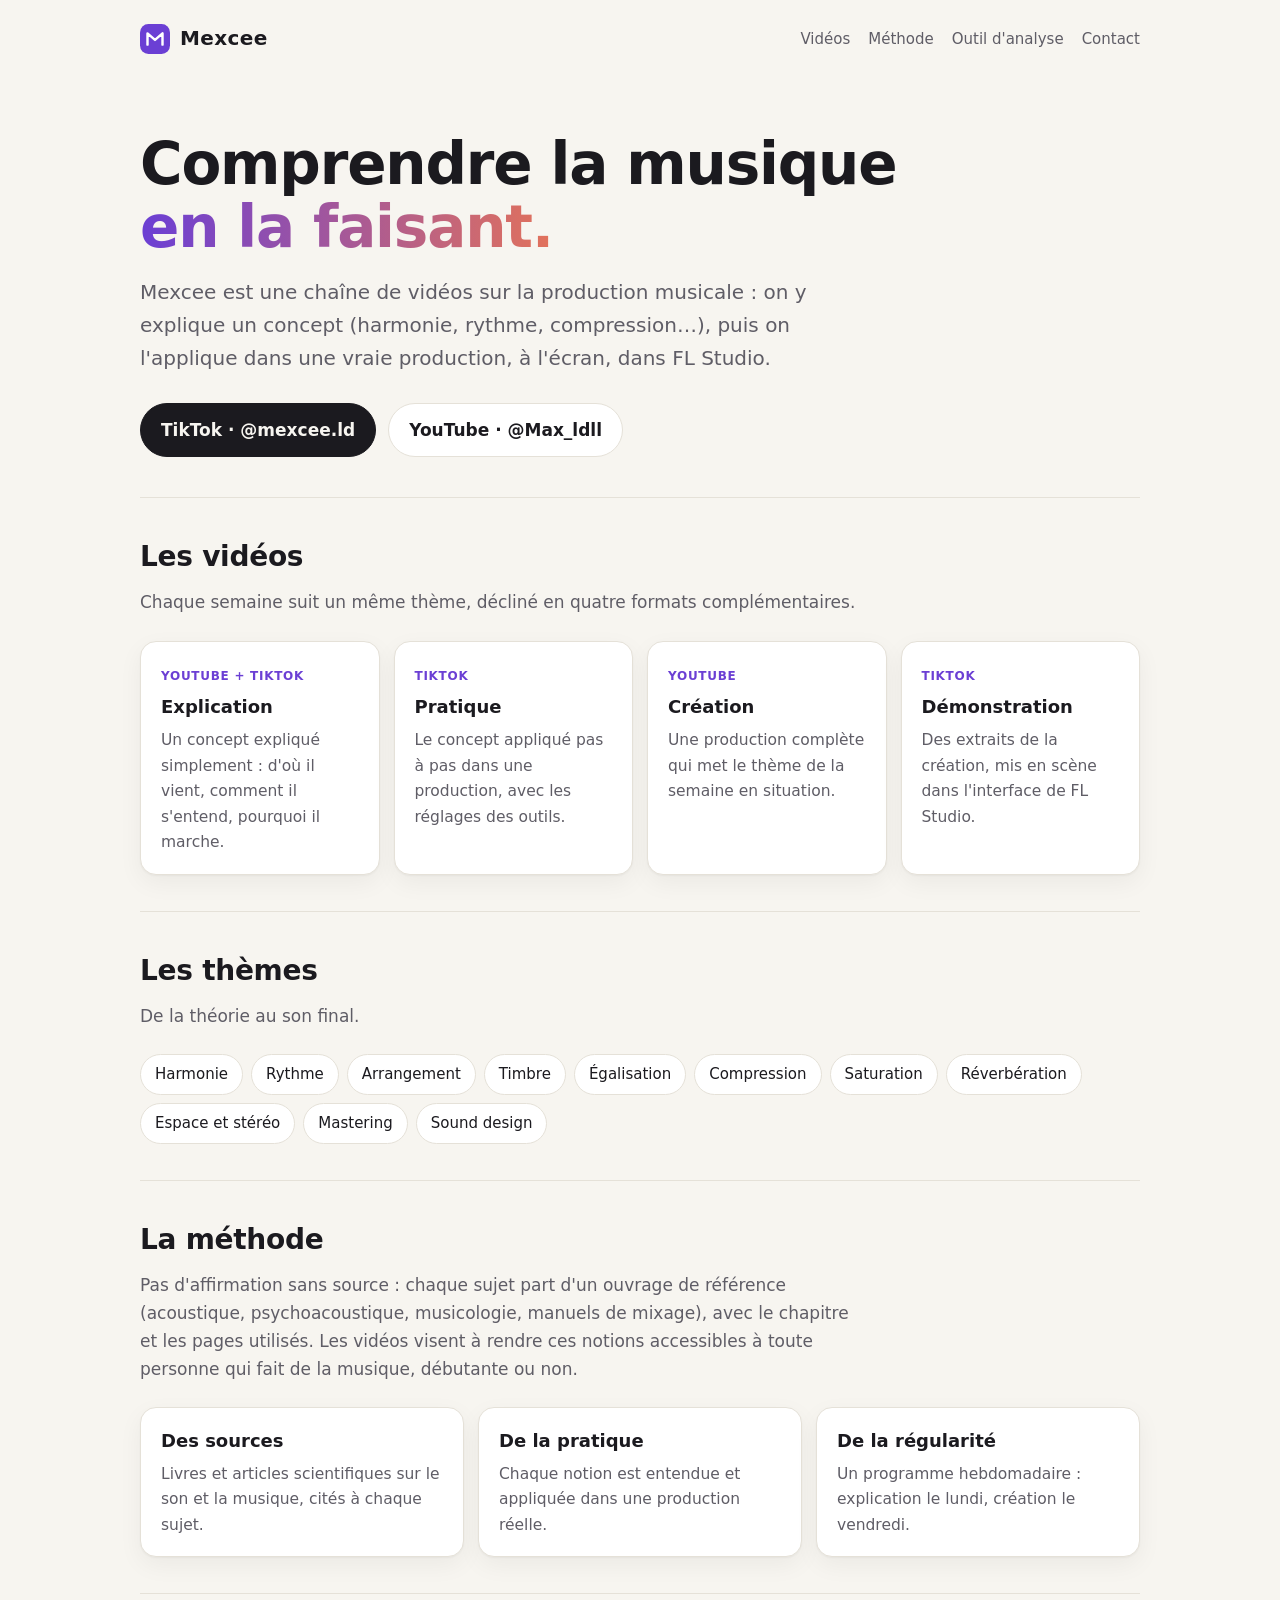
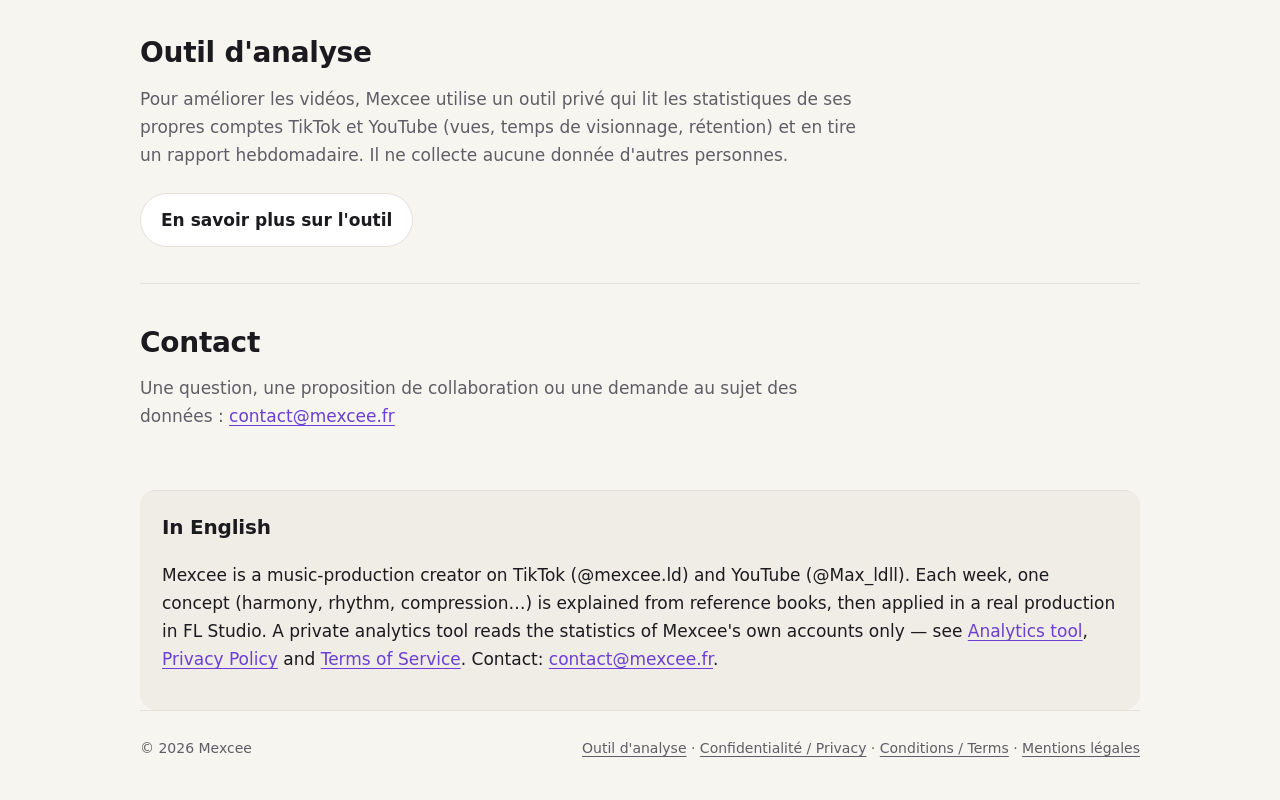
<file: index.html>
<!doctype html>
<html lang="fr">
<head>
<meta charset="utf-8">
<meta name="viewport" content="width=device-width, initial-scale=1">
<title>Mexcee — comprendre la musique en la faisant</title>
<meta name="description" content="Mexcee : vidéos sur la théorie musicale, le mixage et la création dans FL Studio, sur TikTok et YouTube.">
<link rel="icon" href="favicon.svg" type="image/svg+xml">
<link rel="stylesheet" href="style.css">
</head>
<body>
<div class="page">
  <header class="haut">
    <a class="logo" href="./"><svg viewBox="0 0 32 32" aria-hidden="true"><rect width="32" height="32" rx="9" fill="#6b3fd4"/><path d="M8 22V10l8 7 8-7v12" fill="none" stroke="#fff" stroke-width="2.6" stroke-linecap="round" stroke-linejoin="round"/></svg>Mexcee</a>
    <nav><a href="#videos">Vidéos</a><a href="#methode">Méthode</a><a href="outil.html">Outil d'analyse</a><a href="#contact">Contact</a></nav>
  </header>

  <div class="hero">
    <h1>Comprendre la musique<br><em>en la faisant.</em></h1>
    <p class="chapo">Mexcee est une chaîne de vidéos sur la production musicale : on y explique un concept (harmonie, rythme, compression…), puis on l'applique dans une vraie production, à l'écran, dans FL Studio.</p>
    <div class="boutons">
      <a class="bouton plein" href="https://www.tiktok.com/@mexcee.ld" rel="noopener">TikTok · @mexcee.ld</a>
      <a class="bouton" href="https://www.youtube.com/@Max_ldll" rel="noopener">YouTube · @Max_ldll</a>
    </div>
  </div>

  <section id="videos">
    <h2>Les vidéos</h2>
    <p class="intro">Chaque semaine suit un même thème, décliné en quatre formats complémentaires.</p>
    <div class="grille">
      <div class="carte"><div class="tag">YouTube + TikTok</div><h3>Explication</h3><p>Un concept expliqué simplement : d'où il vient, comment il s'entend, pourquoi il marche.</p></div>
      <div class="carte"><div class="tag">TikTok</div><h3>Pratique</h3><p>Le concept appliqué pas à pas dans une production, avec les réglages des outils.</p></div>
      <div class="carte"><div class="tag">YouTube</div><h3>Création</h3><p>Une production complète qui met le thème de la semaine en situation.</p></div>
      <div class="carte"><div class="tag">TikTok</div><h3>Démonstration</h3><p>Des extraits de la création, mis en scène dans l'interface de FL Studio.</p></div>
    </div>
  </section>

  <section id="themes">
    <h2>Les thèmes</h2>
    <p class="intro">De la théorie au son final.</p>
    <div class="themes"><span>Harmonie</span><span>Rythme</span><span>Arrangement</span><span>Timbre</span><span>Égalisation</span><span>Compression</span><span>Saturation</span><span>Réverbération</span><span>Espace et stéréo</span><span>Mastering</span><span>Sound design</span></div>
  </section>

  <section id="methode">
    <h2>La méthode</h2>
    <p class="intro">Pas d'affirmation sans source : chaque sujet part d'un ouvrage de référence (acoustique, psychoacoustique, musicologie, manuels de mixage), avec le chapitre et les pages utilisés. Les vidéos visent à rendre ces notions accessibles à toute personne qui fait de la musique, débutante ou non.</p>
    <div class="grille">
      <div class="carte"><h3>Des sources</h3><p>Livres et articles scientifiques sur le son et la musique, cités à chaque sujet.</p></div>
      <div class="carte"><h3>De la pratique</h3><p>Chaque notion est entendue et appliquée dans une production réelle.</p></div>
      <div class="carte"><h3>De la régularité</h3><p>Un programme hebdomadaire : explication le lundi, création le vendredi.</p></div>
    </div>
  </section>

  <section id="outil">
    <h2>Outil d'analyse</h2>
    <p class="intro">Pour améliorer les vidéos, Mexcee utilise un outil privé qui lit les statistiques de ses propres comptes TikTok et YouTube (vues, temps de visionnage, rétention) et en tire un rapport hebdomadaire. Il ne collecte aucune donnée d'autres personnes.</p>
    <a class="bouton" href="outil.html">En savoir plus sur l'outil</a>
  </section>

  <section id="contact">
    <h2>Contact</h2>
    <p class="intro">Une question, une proposition de collaboration ou une demande au sujet des données : <a href="mailto:contact@mexcee.fr">contact@mexcee.fr</a></p>
  </section>

  <section class="anglais" lang="en">
    <h2>In English</h2>
    <p>Mexcee is a music-production creator on TikTok (@mexcee.ld) and YouTube (@Max_ldll). Each week, one concept (harmony, rhythm, compression…) is explained from reference books, then applied in a real production in FL Studio. A private analytics tool reads the statistics of Mexcee's own accounts only — see <a href="outil.html">Analytics tool</a>, <a href="privacy.html">Privacy Policy</a> and <a href="terms.html">Terms of Service</a>. Contact: <a href="mailto:contact@mexcee.fr">contact@mexcee.fr</a>.</p>
  </section>

  <footer class="bas">
    <span>© 2026 Mexcee</span>
    <span><a href="outil.html">Outil d'analyse</a> · <a href="privacy.html">Confidentialité / Privacy</a> · <a href="terms.html">Conditions / Terms</a> · <a href="mentions-legales.html">Mentions légales</a></span>
  </footer>
</div>
</body>
</html>
</file>
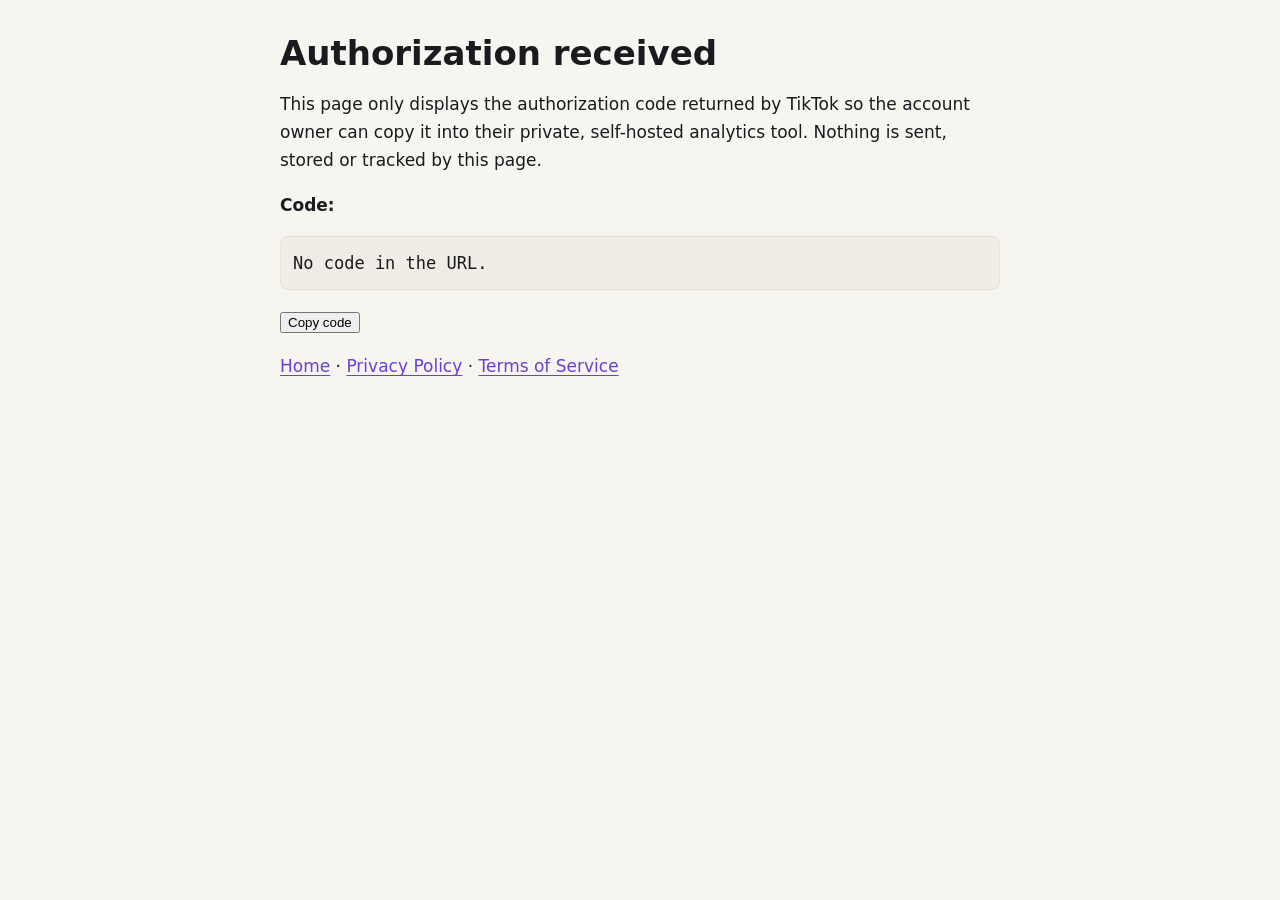
<file: callback/index.html>
<!doctype html>
<html lang="en">
<head>
<meta charset="utf-8">
<meta name="viewport" content="width=device-width, initial-scale=1">
<meta name="robots" content="noindex">
<title>Authorization callback — Mexcee</title>
<link rel="stylesheet" href="../style.css">
</head>
<body>
<main class="doc">
  <h1>Authorization received</h1>
  <p>This page only displays the authorization code returned by TikTok so the account owner can copy it into their private, self-hosted analytics tool. Nothing is sent, stored or tracked by this page.</p>
  <p><strong>Code:</strong></p>
  <pre id="code" class="code">—</pre>
  <p><button id="copy" type="button">Copy code</button> <span id="state"></span></p>
  <p><a href="../">Home</a> · <a href="../privacy.html">Privacy Policy</a> · <a href="../terms.html">Terms of Service</a></p>
</main>
<script>
  var p = new URLSearchParams(location.search);
  var c = p.get('auth_code') || p.get('code');
  var err = p.get('error') || p.get('error_description');
  document.getElementById('code').textContent = c ? c : (err ? 'Error: ' + err : 'No code in the URL.');
  document.getElementById('copy').onclick = function () {
    if (!c) return;
    navigator.clipboard.writeText(c).then(function () { document.getElementById('state').textContent = 'Copied.'; });
  };
</script>
</body>
</html>
</file>
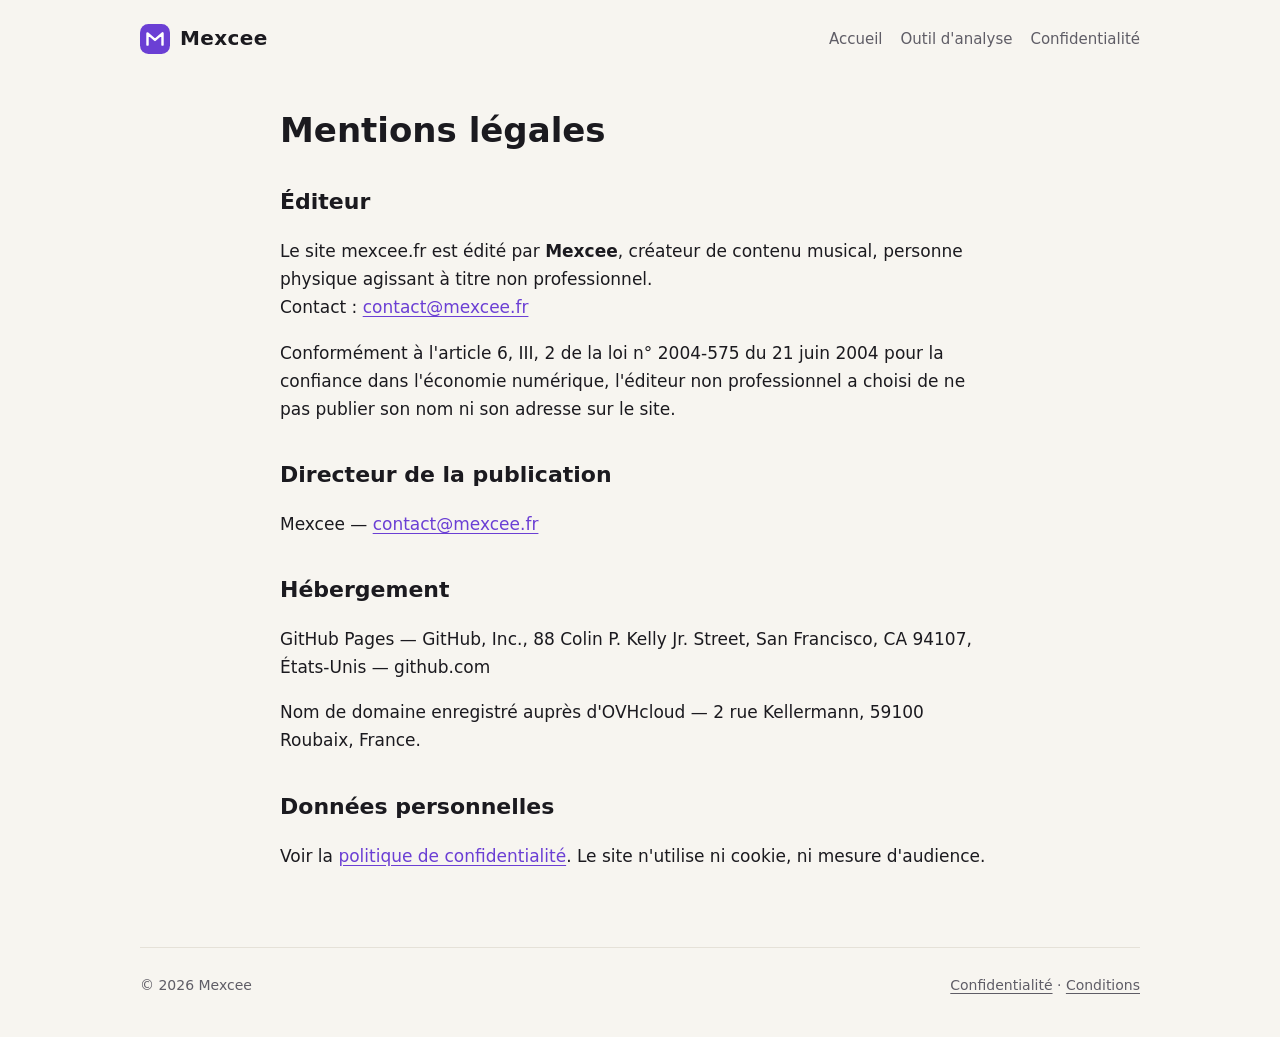
<file: mentions-legales.html>
<!doctype html>
<html lang="fr">
<head>
<meta charset="utf-8">
<meta name="viewport" content="width=device-width, initial-scale=1">
<title>Mentions légales — Mexcee</title>
<link rel="icon" href="favicon.svg" type="image/svg+xml">
<link rel="stylesheet" href="style.css">
</head>
<body>
<div class="page">
  <header class="haut">
    <a class="logo" href="./"><svg viewBox="0 0 32 32" aria-hidden="true"><rect width="32" height="32" rx="9" fill="#6b3fd4"/><path d="M8 22V10l8 7 8-7v12" fill="none" stroke="#fff" stroke-width="2.6" stroke-linecap="round" stroke-linejoin="round"/></svg>Mexcee</a>
    <nav><a href="./">Accueil</a><a href="outil.html">Outil d'analyse</a><a href="privacy.html">Confidentialité</a></nav>
  </header>
</div>
<main class="doc">
  <h1>Mentions légales</h1>
  <h2>Éditeur</h2>
  <p>Le site mexcee.fr est édité par <strong>Mexcee</strong>, créateur de contenu musical, personne physique agissant à titre non professionnel.<br>
  Contact : <a href="mailto:contact@mexcee.fr">contact@mexcee.fr</a></p>
  <p>Conformément à l'article 6, III, 2 de la loi n° 2004-575 du 21 juin 2004 pour la confiance dans l'économie numérique, l'éditeur non professionnel a choisi de ne pas publier son nom ni son adresse sur le site.</p>
  <h2>Directeur de la publication</h2>
  <p>Mexcee — <a href="mailto:contact@mexcee.fr">contact@mexcee.fr</a></p>
  <h2>Hébergement</h2>
  <p>GitHub Pages — GitHub, Inc., 88 Colin P. Kelly Jr. Street, San Francisco, CA 94107, États-Unis — github.com</p>
  <p>Nom de domaine enregistré auprès d'OVHcloud — 2 rue Kellermann, 59100 Roubaix, France.</p>
  <h2>Données personnelles</h2>
  <p>Voir la <a href="privacy.html#fr">politique de confidentialité</a>. Le site n'utilise ni cookie, ni mesure d'audience.</p>
</main>
<div class="page">
  <footer class="bas">
    <span>© 2026 Mexcee</span>
    <span><a href="privacy.html">Confidentialité</a> · <a href="terms.html">Conditions</a></span>
  </footer>
</div>
</body>
</html>
</file>
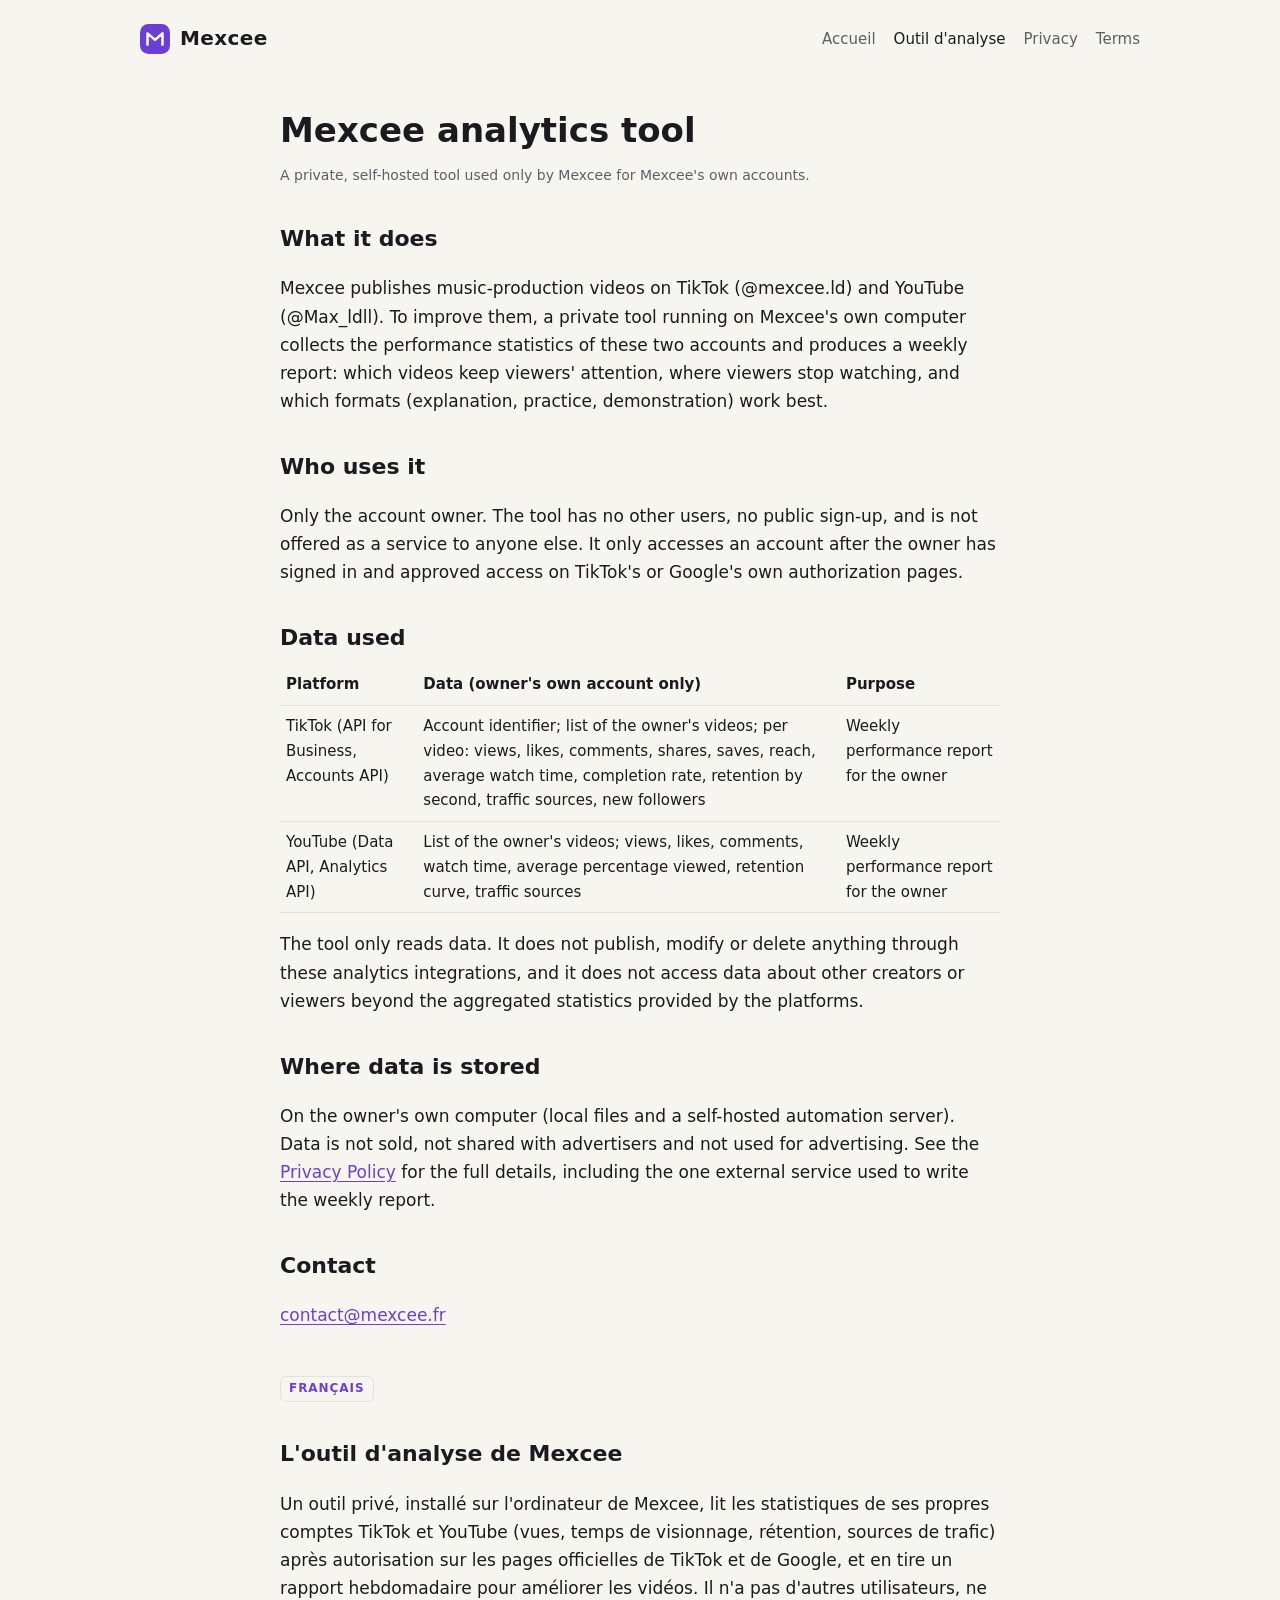
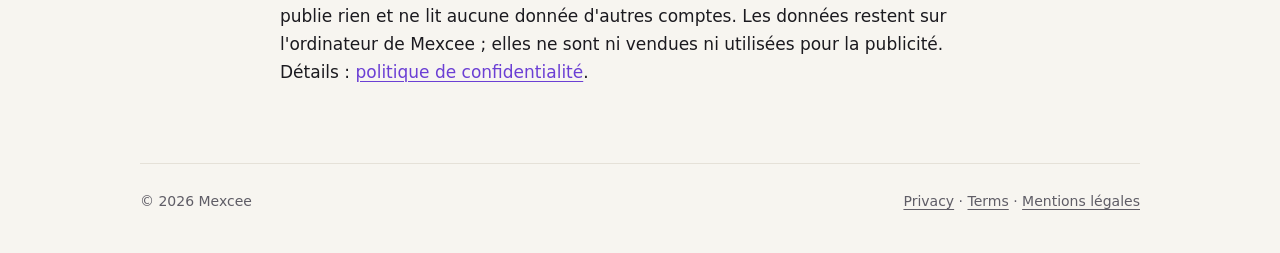
<file: outil.html>
<!doctype html>
<html lang="en">
<head>
<meta charset="utf-8">
<meta name="viewport" content="width=device-width, initial-scale=1">
<title>Analytics tool — Mexcee</title>
<link rel="icon" href="favicon.svg" type="image/svg+xml">
<link rel="stylesheet" href="style.css">
</head>
<body>
<div class="page">
  <header class="haut">
    <a class="logo" href="./"><svg viewBox="0 0 32 32" aria-hidden="true"><rect width="32" height="32" rx="9" fill="#6b3fd4"/><path d="M8 22V10l8 7 8-7v12" fill="none" stroke="#fff" stroke-width="2.6" stroke-linecap="round" stroke-linejoin="round"/></svg>Mexcee</a>
    <nav><a href="./">Accueil</a><a href="outil.html" aria-current="page">Outil d'analyse</a><a href="privacy.html">Privacy</a><a href="terms.html">Terms</a></nav>
  </header>
</div>
<main class="doc">
  <h1>Mexcee analytics tool</h1>
  <p class="maj">A private, self-hosted tool used only by Mexcee for Mexcee's own accounts.</p>

  <h2>What it does</h2>
  <p>Mexcee publishes music-production videos on TikTok (@mexcee.ld) and YouTube (@Max_ldll). To improve them, a private tool running on Mexcee's own computer collects the performance statistics of these two accounts and produces a weekly report: which videos keep viewers' attention, where viewers stop watching, and which formats (explanation, practice, demonstration) work best.</p>

  <h2>Who uses it</h2>
  <p>Only the account owner. The tool has no other users, no public sign-up, and is not offered as a service to anyone else. It only accesses an account after the owner has signed in and approved access on TikTok's or Google's own authorization pages.</p>

  <h2>Data used</h2>
  <table>
    <tr><th>Platform</th><th>Data (owner's own account only)</th><th>Purpose</th></tr>
    <tr><td>TikTok (API for Business, Accounts API)</td><td>Account identifier; list of the owner's videos; per video: views, likes, comments, shares, saves, reach, average watch time, completion rate, retention by second, traffic sources, new followers</td><td>Weekly performance report for the owner</td></tr>
    <tr><td>YouTube (Data API, Analytics API)</td><td>List of the owner's videos; views, likes, comments, watch time, average percentage viewed, retention curve, traffic sources</td><td>Weekly performance report for the owner</td></tr>
  </table>
  <p>The tool only reads data. It does not publish, modify or delete anything through these analytics integrations, and it does not access data about other creators or viewers beyond the aggregated statistics provided by the platforms.</p>

  <h2>Where data is stored</h2>
  <p>On the owner's own computer (local files and a self-hosted automation server). Data is not sold, not shared with advertisers and not used for advertising. See the <a href="privacy.html">Privacy Policy</a> for the full details, including the one external service used to write the weekly report.</p>

  <h2>Contact</h2>
  <p><a href="mailto:contact@mexcee.fr">contact@mexcee.fr</a></p>

  <span class="langue" lang="fr">FRANÇAIS</span>
  <div lang="fr">
    <h2>L'outil d'analyse de Mexcee</h2>
    <p>Un outil privé, installé sur l'ordinateur de Mexcee, lit les statistiques de ses propres comptes TikTok et YouTube (vues, temps de visionnage, rétention, sources de trafic) après autorisation sur les pages officielles de TikTok et de Google, et en tire un rapport hebdomadaire pour améliorer les vidéos. Il n'a pas d'autres utilisateurs, ne publie rien et ne lit aucune donnée d'autres comptes. Les données restent sur l'ordinateur de Mexcee ; elles ne sont ni vendues ni utilisées pour la publicité. Détails : <a href="privacy.html">politique de confidentialité</a>.</p>
  </div>
</main>
<div class="page">
  <footer class="bas">
    <span>© 2026 Mexcee</span>
    <span><a href="privacy.html">Privacy</a> · <a href="terms.html">Terms</a> · <a href="mentions-legales.html">Mentions légales</a></span>
  </footer>
</div>
</body>
</html>
</file>
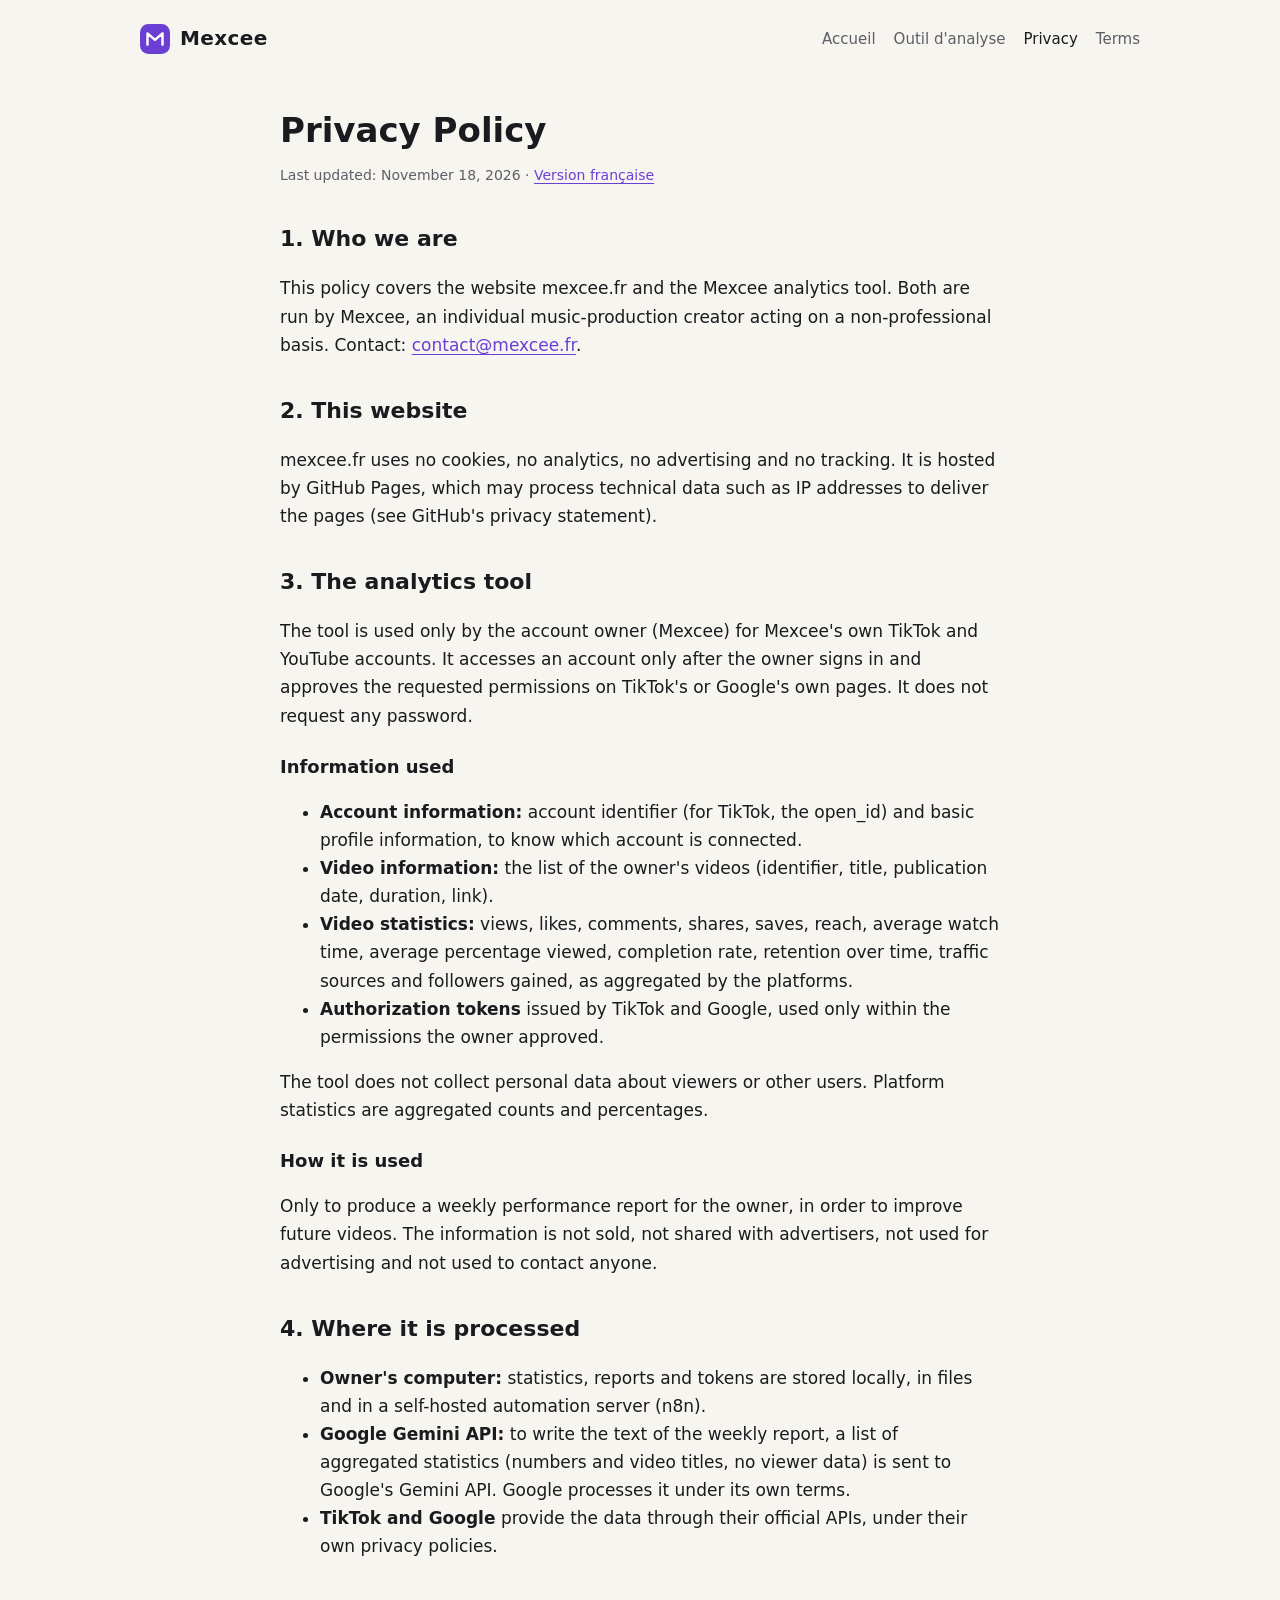
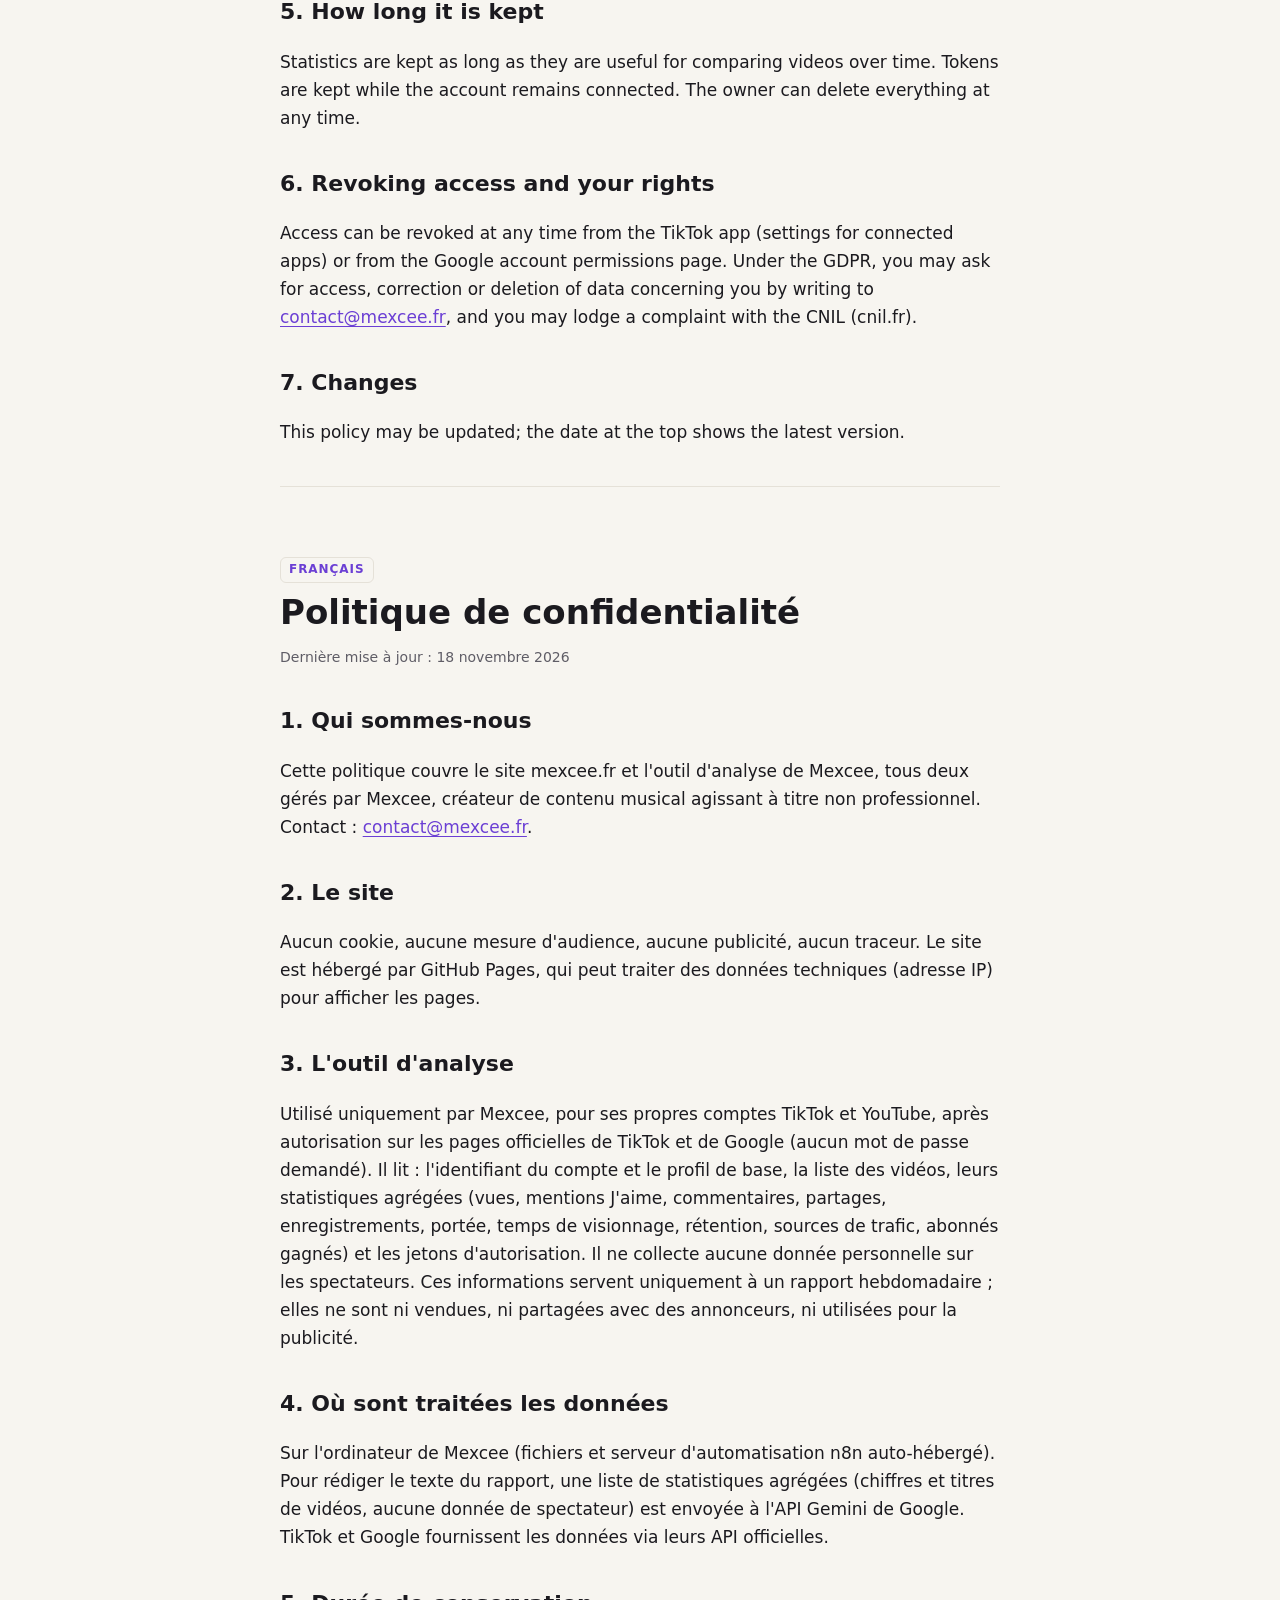
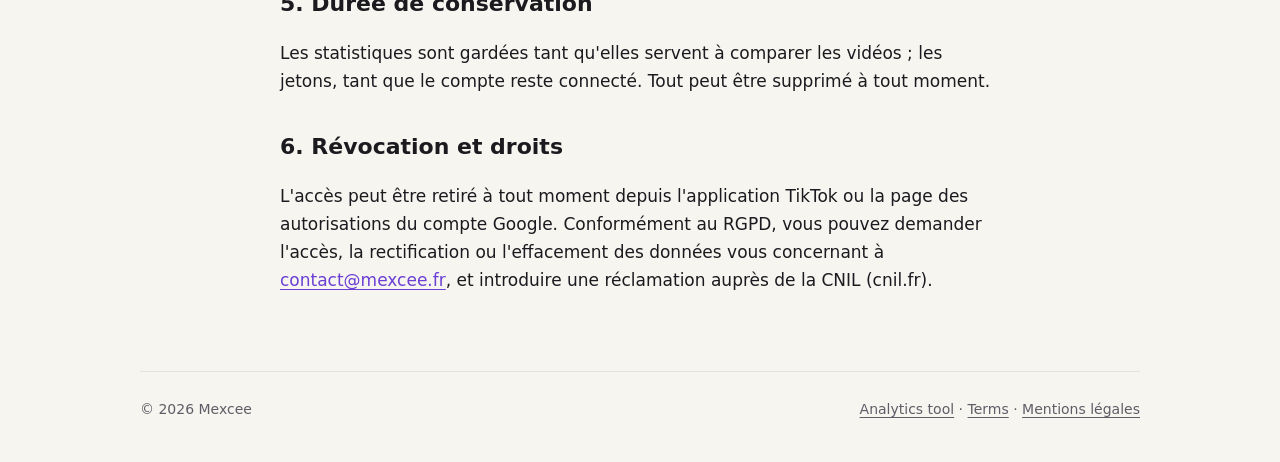
<file: privacy.html>
<!doctype html>
<html lang="en">
<head>
<meta charset="utf-8">
<meta name="viewport" content="width=device-width, initial-scale=1">
<title>Privacy Policy — Mexcee</title>
<link rel="icon" href="favicon.svg" type="image/svg+xml">
<link rel="stylesheet" href="style.css">
</head>
<body>
<div class="page">
  <header class="haut">
    <a class="logo" href="./"><svg viewBox="0 0 32 32" aria-hidden="true"><rect width="32" height="32" rx="9" fill="#6b3fd4"/><path d="M8 22V10l8 7 8-7v12" fill="none" stroke="#fff" stroke-width="2.6" stroke-linecap="round" stroke-linejoin="round"/></svg>Mexcee</a>
    <nav><a href="./">Accueil</a><a href="outil.html">Outil d'analyse</a><a href="privacy.html" aria-current="page">Privacy</a><a href="terms.html">Terms</a></nav>
  </header>
</div>
<main class="doc">
  <h1>Privacy Policy</h1>
  <p class="maj">Last updated: November 18, 2026 · <a href="#fr">Version française</a></p>

  <h2>1. Who we are</h2>
  <p>This policy covers the website mexcee.fr and the Mexcee analytics tool. Both are run by Mexcee, an individual music-production creator acting on a non-professional basis. Contact: <a href="mailto:contact@mexcee.fr">contact@mexcee.fr</a>.</p>

  <h2>2. This website</h2>
  <p>mexcee.fr uses no cookies, no analytics, no advertising and no tracking. It is hosted by GitHub Pages, which may process technical data such as IP addresses to deliver the pages (see GitHub's privacy statement).</p>

  <h2>3. The analytics tool</h2>
  <p>The tool is used only by the account owner (Mexcee) for Mexcee's own TikTok and YouTube accounts. It accesses an account only after the owner signs in and approves the requested permissions on TikTok's or Google's own pages. It does not request any password.</p>
  <h3>Information used</h3>
  <ul>
    <li><strong>Account information:</strong> account identifier (for TikTok, the open_id) and basic profile information, to know which account is connected.</li>
    <li><strong>Video information:</strong> the list of the owner's videos (identifier, title, publication date, duration, link).</li>
    <li><strong>Video statistics:</strong> views, likes, comments, shares, saves, reach, average watch time, average percentage viewed, completion rate, retention over time, traffic sources and followers gained, as aggregated by the platforms.</li>
    <li><strong>Authorization tokens</strong> issued by TikTok and Google, used only within the permissions the owner approved.</li>
  </ul>
  <p>The tool does not collect personal data about viewers or other users. Platform statistics are aggregated counts and percentages.</p>
  <h3>How it is used</h3>
  <p>Only to produce a weekly performance report for the owner, in order to improve future videos. The information is not sold, not shared with advertisers, not used for advertising and not used to contact anyone.</p>

  <h2>4. Where it is processed</h2>
  <ul>
    <li><strong>Owner's computer:</strong> statistics, reports and tokens are stored locally, in files and in a self-hosted automation server (n8n).</li>
    <li><strong>Google Gemini API:</strong> to write the text of the weekly report, a list of aggregated statistics (numbers and video titles, no viewer data) is sent to Google's Gemini API. Google processes it under its own terms.</li>
    <li><strong>TikTok and Google</strong> provide the data through their official APIs, under their own privacy policies.</li>
  </ul>

  <h2>5. How long it is kept</h2>
  <p>Statistics are kept as long as they are useful for comparing videos over time. Tokens are kept while the account remains connected. The owner can delete everything at any time.</p>

  <h2>6. Revoking access and your rights</h2>
  <p>Access can be revoked at any time from the TikTok app (settings for connected apps) or from the Google account permissions page. Under the GDPR, you may ask for access, correction or deletion of data concerning you by writing to <a href="mailto:contact@mexcee.fr">contact@mexcee.fr</a>, and you may lodge a complaint with the CNIL (cnil.fr).</p>

  <h2>7. Changes</h2>
  <p>This policy may be updated; the date at the top shows the latest version.</p>

  <hr>
  <span class="langue" id="fr">FRANÇAIS</span>
  <div lang="fr">
    <h1>Politique de confidentialité</h1>
    <p class="maj">Dernière mise à jour : 18 novembre 2026</p>
    <h2>1. Qui sommes-nous</h2>
    <p>Cette politique couvre le site mexcee.fr et l'outil d'analyse de Mexcee, tous deux gérés par Mexcee, créateur de contenu musical agissant à titre non professionnel. Contact : <a href="mailto:contact@mexcee.fr">contact@mexcee.fr</a>.</p>
    <h2>2. Le site</h2>
    <p>Aucun cookie, aucune mesure d'audience, aucune publicité, aucun traceur. Le site est hébergé par GitHub Pages, qui peut traiter des données techniques (adresse IP) pour afficher les pages.</p>
    <h2>3. L'outil d'analyse</h2>
    <p>Utilisé uniquement par Mexcee, pour ses propres comptes TikTok et YouTube, après autorisation sur les pages officielles de TikTok et de Google (aucun mot de passe demandé). Il lit : l'identifiant du compte et le profil de base, la liste des vidéos, leurs statistiques agrégées (vues, mentions J'aime, commentaires, partages, enregistrements, portée, temps de visionnage, rétention, sources de trafic, abonnés gagnés) et les jetons d'autorisation. Il ne collecte aucune donnée personnelle sur les spectateurs. Ces informations servent uniquement à un rapport hebdomadaire ; elles ne sont ni vendues, ni partagées avec des annonceurs, ni utilisées pour la publicité.</p>
    <h2>4. Où sont traitées les données</h2>
    <p>Sur l'ordinateur de Mexcee (fichiers et serveur d'automatisation n8n auto-hébergé). Pour rédiger le texte du rapport, une liste de statistiques agrégées (chiffres et titres de vidéos, aucune donnée de spectateur) est envoyée à l'API Gemini de Google. TikTok et Google fournissent les données via leurs API officielles.</p>
    <h2>5. Durée de conservation</h2>
    <p>Les statistiques sont gardées tant qu'elles servent à comparer les vidéos ; les jetons, tant que le compte reste connecté. Tout peut être supprimé à tout moment.</p>
    <h2>6. Révocation et droits</h2>
    <p>L'accès peut être retiré à tout moment depuis l'application TikTok ou la page des autorisations du compte Google. Conformément au RGPD, vous pouvez demander l'accès, la rectification ou l'effacement des données vous concernant à <a href="mailto:contact@mexcee.fr">contact@mexcee.fr</a>, et introduire une réclamation auprès de la CNIL (cnil.fr).</p>
  </div>
</main>
<div class="page">
  <footer class="bas">
    <span>© 2026 Mexcee</span>
    <span><a href="outil.html">Analytics tool</a> · <a href="terms.html">Terms</a> · <a href="mentions-legales.html">Mentions légales</a></span>
  </footer>
</div>
</body>
</html>
</file>
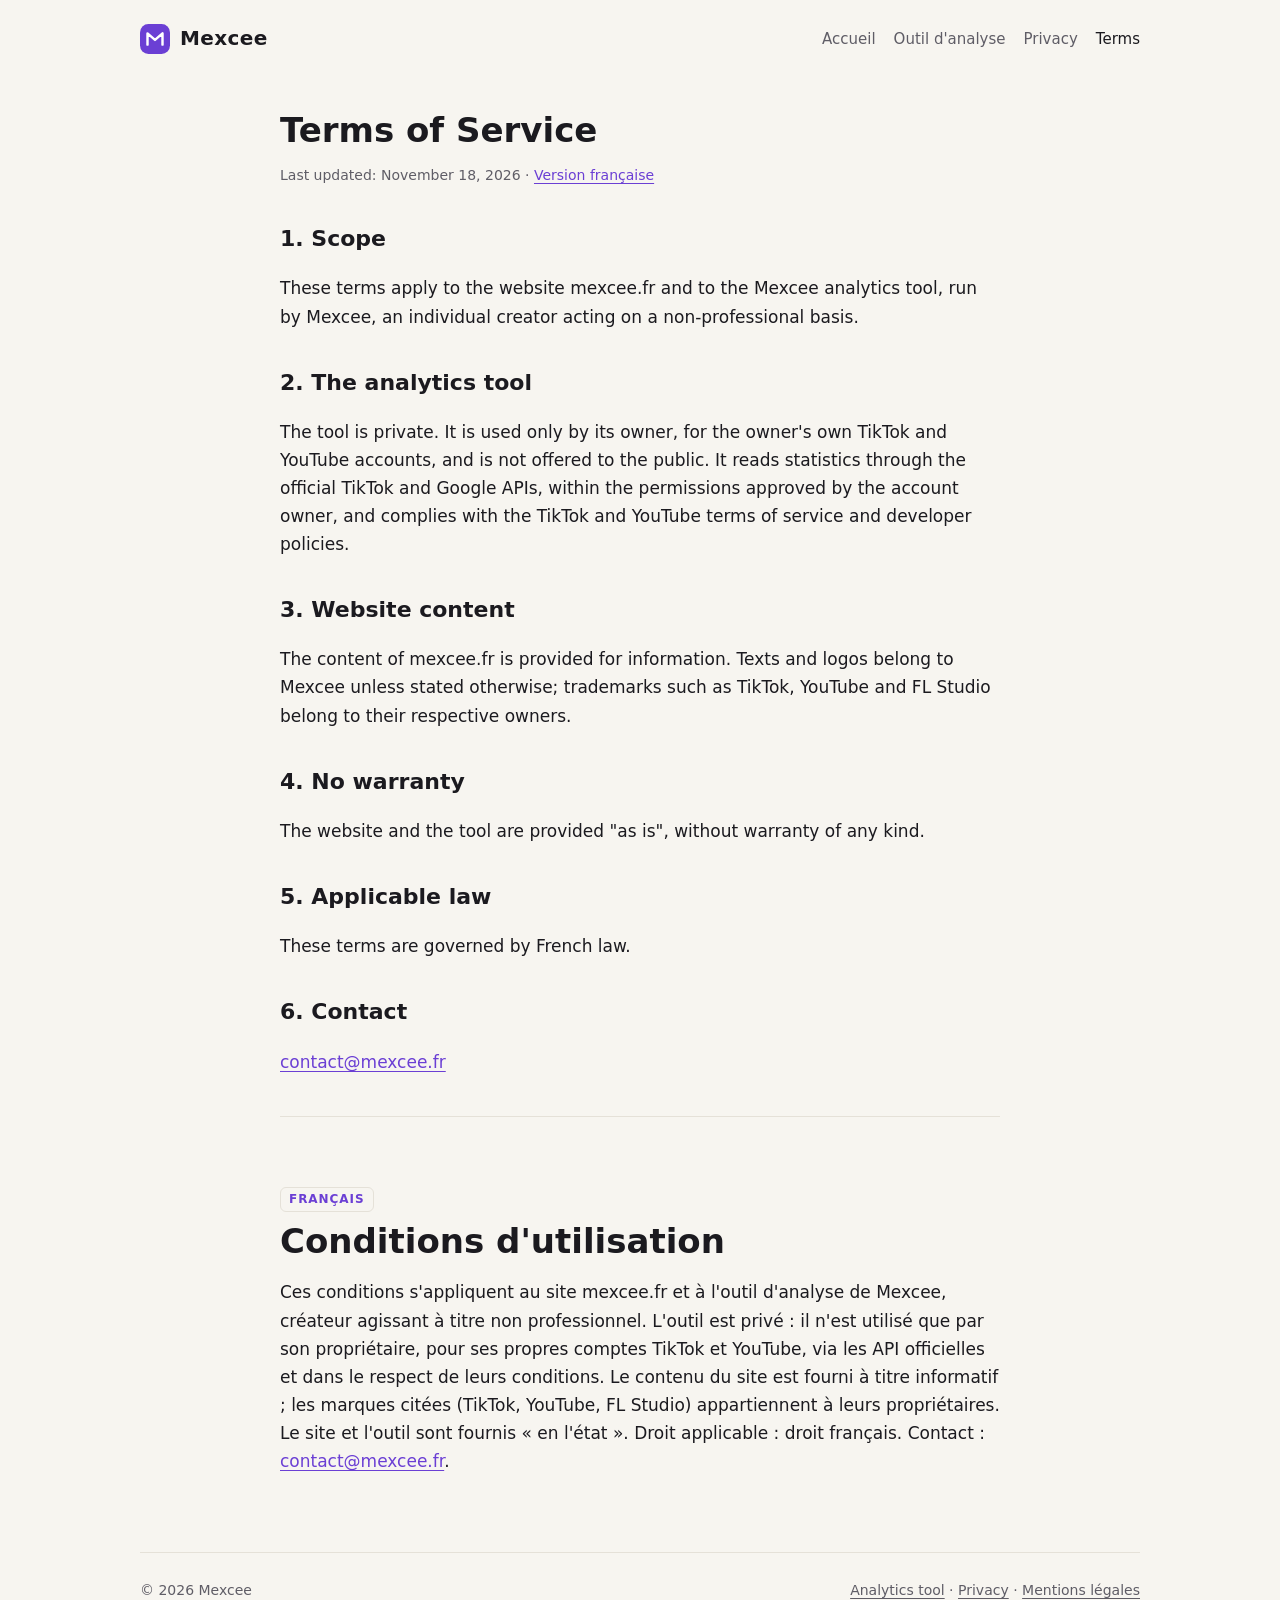
<file: terms.html>
<!doctype html>
<html lang="en">
<head>
<meta charset="utf-8">
<meta name="viewport" content="width=device-width, initial-scale=1">
<title>Terms of Service — Mexcee</title>
<link rel="icon" href="favicon.svg" type="image/svg+xml">
<link rel="stylesheet" href="style.css">
</head>
<body>
<div class="page">
  <header class="haut">
    <a class="logo" href="./"><svg viewBox="0 0 32 32" aria-hidden="true"><rect width="32" height="32" rx="9" fill="#6b3fd4"/><path d="M8 22V10l8 7 8-7v12" fill="none" stroke="#fff" stroke-width="2.6" stroke-linecap="round" stroke-linejoin="round"/></svg>Mexcee</a>
    <nav><a href="./">Accueil</a><a href="outil.html">Outil d'analyse</a><a href="privacy.html">Privacy</a><a href="terms.html" aria-current="page">Terms</a></nav>
  </header>
</div>
<main class="doc">
  <h1>Terms of Service</h1>
  <p class="maj">Last updated: November 18, 2026 · <a href="#fr">Version française</a></p>
  <h2>1. Scope</h2>
  <p>These terms apply to the website mexcee.fr and to the Mexcee analytics tool, run by Mexcee, an individual creator acting on a non-professional basis.</p>
  <h2>2. The analytics tool</h2>
  <p>The tool is private. It is used only by its owner, for the owner's own TikTok and YouTube accounts, and is not offered to the public. It reads statistics through the official TikTok and Google APIs, within the permissions approved by the account owner, and complies with the TikTok and YouTube terms of service and developer policies.</p>
  <h2>3. Website content</h2>
  <p>The content of mexcee.fr is provided for information. Texts and logos belong to Mexcee unless stated otherwise; trademarks such as TikTok, YouTube and FL Studio belong to their respective owners.</p>
  <h2>4. No warranty</h2>
  <p>The website and the tool are provided "as is", without warranty of any kind.</p>
  <h2>5. Applicable law</h2>
  <p>These terms are governed by French law.</p>
  <h2>6. Contact</h2>
  <p><a href="mailto:contact@mexcee.fr">contact@mexcee.fr</a></p>
  <hr>
  <span class="langue" id="fr">FRANÇAIS</span>
  <div lang="fr">
    <h1>Conditions d'utilisation</h1>
    <p>Ces conditions s'appliquent au site mexcee.fr et à l'outil d'analyse de Mexcee, créateur agissant à titre non professionnel. L'outil est privé : il n'est utilisé que par son propriétaire, pour ses propres comptes TikTok et YouTube, via les API officielles et dans le respect de leurs conditions. Le contenu du site est fourni à titre informatif ; les marques citées (TikTok, YouTube, FL Studio) appartiennent à leurs propriétaires. Le site et l'outil sont fournis « en l'état ». Droit applicable : droit français. Contact : <a href="mailto:contact@mexcee.fr">contact@mexcee.fr</a>.</p>
  </div>
</main>
<div class="page">
  <footer class="bas">
    <span>© 2026 Mexcee</span>
    <span><a href="outil.html">Analytics tool</a> · <a href="privacy.html">Privacy</a> · <a href="mentions-legales.html">Mentions légales</a></span>
  </footer>
</div>
</body>
</html>
</file>
<file: style.css>
:root {
  --fond: #f7f5f0; --carte: #ffffff; --texte: #1b1a1f; --doux: #5f5d66; --trait: #e5e1d8;
  --accent: #6b3fd4; --accent-2: #e2725b; --code: #f0ede6;
  --ombre: 0 1px 2px rgba(0,0,0,.04), 0 8px 24px rgba(0,0,0,.05);
}
@media (prefers-color-scheme: dark) {
  :root:not([data-theme="light"]) {
    --fond: #121116; --carte: #1b1a21; --texte: #ecebf0; --doux: #a3a1ad; --trait: #2c2a33;
    --accent: #a98bff; --accent-2: #ff9a82; --code: #24222b; --ombre: 0 1px 2px rgba(0,0,0,.35);
  }
}
* { box-sizing: border-box; }
html { scroll-behavior: smooth; }
body { margin: 0; background: var(--fond); color: var(--texte); font: 17px/1.65 "Segoe UI", system-ui, -apple-system, "Helvetica Neue", Arial, sans-serif; }
a { color: var(--accent); text-underline-offset: 3px; }
.page { max-width: 1040px; margin: 0 auto; padding: 0 20px; }
header.haut { display: flex; align-items: center; justify-content: space-between; gap: 16px; padding: 22px 0; flex-wrap: wrap; }
.logo { display: flex; align-items: center; gap: 10px; font-weight: 800; font-size: 20px; letter-spacing: .02em; color: var(--texte); text-decoration: none; }
.logo svg { width: 30px; height: 30px; }
nav a { color: var(--doux); text-decoration: none; margin-left: 18px; font-size: 15px; }
nav a:hover, nav a[aria-current] { color: var(--texte); }
.hero { padding: 56px 0 40px; }
.hero h1 { font-size: clamp(34px, 6vw, 58px); line-height: 1.08; margin: 0 0 18px; letter-spacing: -.02em; }
.hero h1 em { font-style: normal; background: linear-gradient(90deg, var(--accent), var(--accent-2)); -webkit-background-clip: text; background-clip: text; color: transparent; }
.hero p.chapo { font-size: 20px; color: var(--doux); max-width: 680px; margin: 0 0 28px; }
.boutons { display: flex; gap: 12px; flex-wrap: wrap; }
.bouton { display: inline-flex; align-items: center; gap: 8px; padding: 12px 20px; border-radius: 999px; font-weight: 600; text-decoration: none; border: 1px solid var(--trait); color: var(--texte); background: var(--carte); }
.bouton.plein { background: var(--texte); color: var(--fond); border-color: var(--texte); }
section { padding: 36px 0; border-top: 1px solid var(--trait); }
section h2 { font-size: 28px; margin: 0 0 8px; letter-spacing: -.01em; }
section p.intro { color: var(--doux); margin: 0 0 24px; max-width: 720px; }
.grille { display: grid; grid-template-columns: repeat(auto-fit, minmax(220px, 1fr)); gap: 14px; }
.carte { background: var(--carte); border: 1px solid var(--trait); border-radius: 16px; padding: 18px 20px; box-shadow: var(--ombre); }
.carte h3 { margin: 0 0 6px; font-size: 18px; }
.carte p { margin: 0; color: var(--doux); font-size: 15.5px; }
.carte .tag { display: inline-block; font-size: 12px; font-weight: 700; letter-spacing: .06em; text-transform: uppercase; color: var(--accent); margin-bottom: 6px; }
.themes { display: flex; flex-wrap: wrap; gap: 8px; }
.themes span { padding: 7px 14px; border-radius: 999px; background: var(--carte); border: 1px solid var(--trait); font-size: 15px; }
.anglais { background: var(--code); border-radius: 16px; padding: 20px 22px; }
.anglais h2 { font-size: 20px; }
main.doc { max-width: 760px; margin: 0 auto; padding: 24px 20px 60px; }
main.doc h1 { font-size: 34px; line-height: 1.15; margin: 10px 0 6px; }
main.doc h2 { font-size: 22px; margin: 34px 0 8px; }
main.doc h3 { font-size: 18px; margin: 22px 0 6px; }
main.doc .maj { color: var(--doux); font-size: 14px; }
main.doc .langue { display: inline-block; font-size: 12px; font-weight: 700; letter-spacing: .08em; color: var(--accent); border: 1px solid var(--trait); border-radius: 6px; padding: 2px 8px; margin-top: 30px; }
main.doc hr { border: 0; border-top: 1px solid var(--trait); margin: 40px 0; }
table { border-collapse: collapse; width: 100%; font-size: 15px; }
th, td { text-align: left; border-bottom: 1px solid var(--trait); padding: 8px 6px; vertical-align: top; }
footer.bas { border-top: 1px solid var(--trait); padding: 26px 0 40px; color: var(--doux); font-size: 14px; display: flex; flex-wrap: wrap; gap: 8px 18px; justify-content: space-between; }
footer.bas a { color: var(--doux); }
pre.code { white-space: pre-wrap; word-break: break-all; padding: 12px; border: 1px solid var(--trait); border-radius: 8px; background: var(--code); }
@media (max-width: 640px) { nav a { margin: 0 14px 0 0; } .hero { padding: 30px 0 24px; } body { font-size: 16px; } }
</file>
